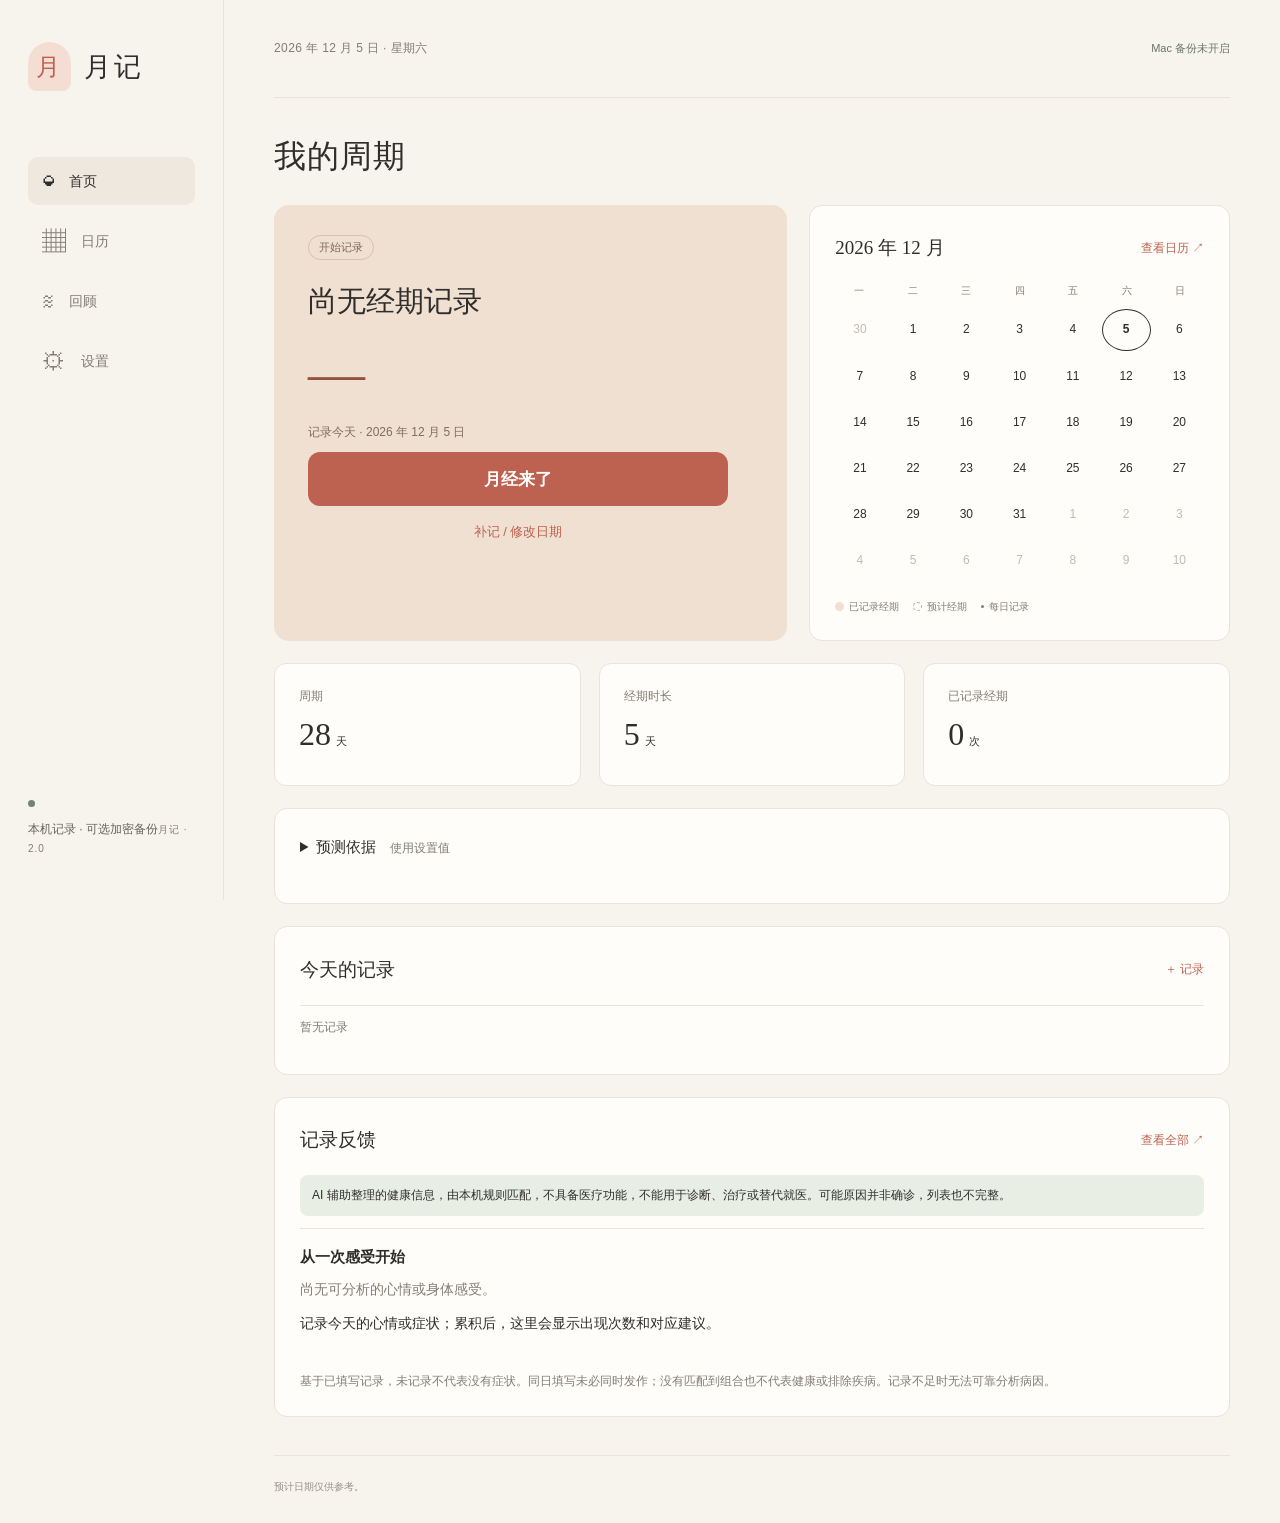
<file: index.html>
<!doctype html>
<html lang="zh-CN"><head><meta charset="utf-8"><meta name="viewport" content="width=device-width,initial-scale=1,viewport-fit=cover"><meta name="theme-color" content="#f7f3ed"><meta name="description" content="月记：记录经期与每日感受，Mac 与 iPhone 可安装的私密本地日记。"><meta name="apple-mobile-web-app-capable" content="yes"><meta name="apple-mobile-web-app-status-bar-style" content="default"><meta name="apple-mobile-web-app-title" content="月记"><link rel="manifest" href="./manifest.webmanifest"><link rel="apple-touch-icon" href="./icons/apple-touch-icon.png"><link rel="icon" href="./icons/icon.svg" type="image/svg+xml"><link rel="stylesheet" href="./style.css"><title>月记 · 与自己的节律相处</title></head>
<body><div class="app-shell"><aside class="sidebar"><a class="brand" href="#home" aria-label="月记首页"><span class="brand-symbol">月</span><span>月记</span></a><nav aria-label="主要导航"><button class="nav-item active" data-page="home"><span>◒</span>首页</button><button class="nav-item" data-page="calendar"><span>▦</span>日历</button><button class="nav-item" data-page="history"><span>≋</span>回顾</button><button class="nav-item" data-page="settings"><span>⚙</span>设置</button></nav><div class="sidebar-bottom"><div class="privacy-dot"></div><strong>记录仅存本机</strong><span class="version">月记 · 2.0</span></div></aside><main><header class="topbar"><div class="mobile-brand">月记</div><p id="today-label"></p><span class="local-badge"><i></i>本地私密记录</span></header><div id="demo-banner" class="demo-banner" hidden>演示模式 · 不影响真实记录<button id="leave-demo">退出演示</button></div><section id="page-home" class="page active" aria-labelledby="home-title"></section><section id="page-calendar" class="page" aria-labelledby="calendar-title"></section><section id="page-history" class="page" aria-labelledby="history-title"></section><section id="page-settings" class="page" aria-labelledby="settings-title"></section><footer>预计日期仅供参考。</footer></main></div><nav class="mobile-nav" aria-label="移动导航"><button class="active" data-page="home"><span>◒</span>首页</button><button data-page="calendar"><span>▦</span>日历</button><button data-page="history"><span>≋</span>回顾</button><button data-page="settings"><span>⚙</span>设置</button></nav><dialog id="period-dialog"><form id="period-form"><div class="dialog-top"><button type="button" class="close-button" data-close aria-label="关闭">×</button></div><h2 id="period-dialog-title">记录经期</h2><input type="hidden" name="recordId"><label>开始日期<input type="date" name="start" required></label><label class="checkbox-label"><input type="checkbox" name="ongoing">还没结束</label><div id="end-date-label" class="form-row"><label>结束日期<input type="date" name="end"></label></div><details class="period-time-details"><summary>具体时间 · 选填</summary><div class="form-row"><label>开始时间<input type="time" name="startTime"></label><label>结束时间<input type="time" name="endTime"></label></div></details><p class="form-error" id="period-error" role="alert"></p><div class="dialog-actions"><button type="button" class="button secondary" data-close>取消</button><button class="button primary" type="submit">保存经期</button></div></form></dialog><dialog id="confirm-dialog"><form method="dialog"><div class="dialog-top"><button class="close-button" value="cancel" aria-label="关闭">×</button></div><h2 id="confirm-title"></h2><p id="confirm-copy" class="muted"></p><div class="dialog-actions"><button class="button secondary" value="cancel">取消</button><button class="button danger" value="ok" id="confirm-ok">确认</button></div></form></dialog><div id="toast" role="status" aria-live="polite"></div><script type="module" src="./app.js"></script></body></html>
</file>
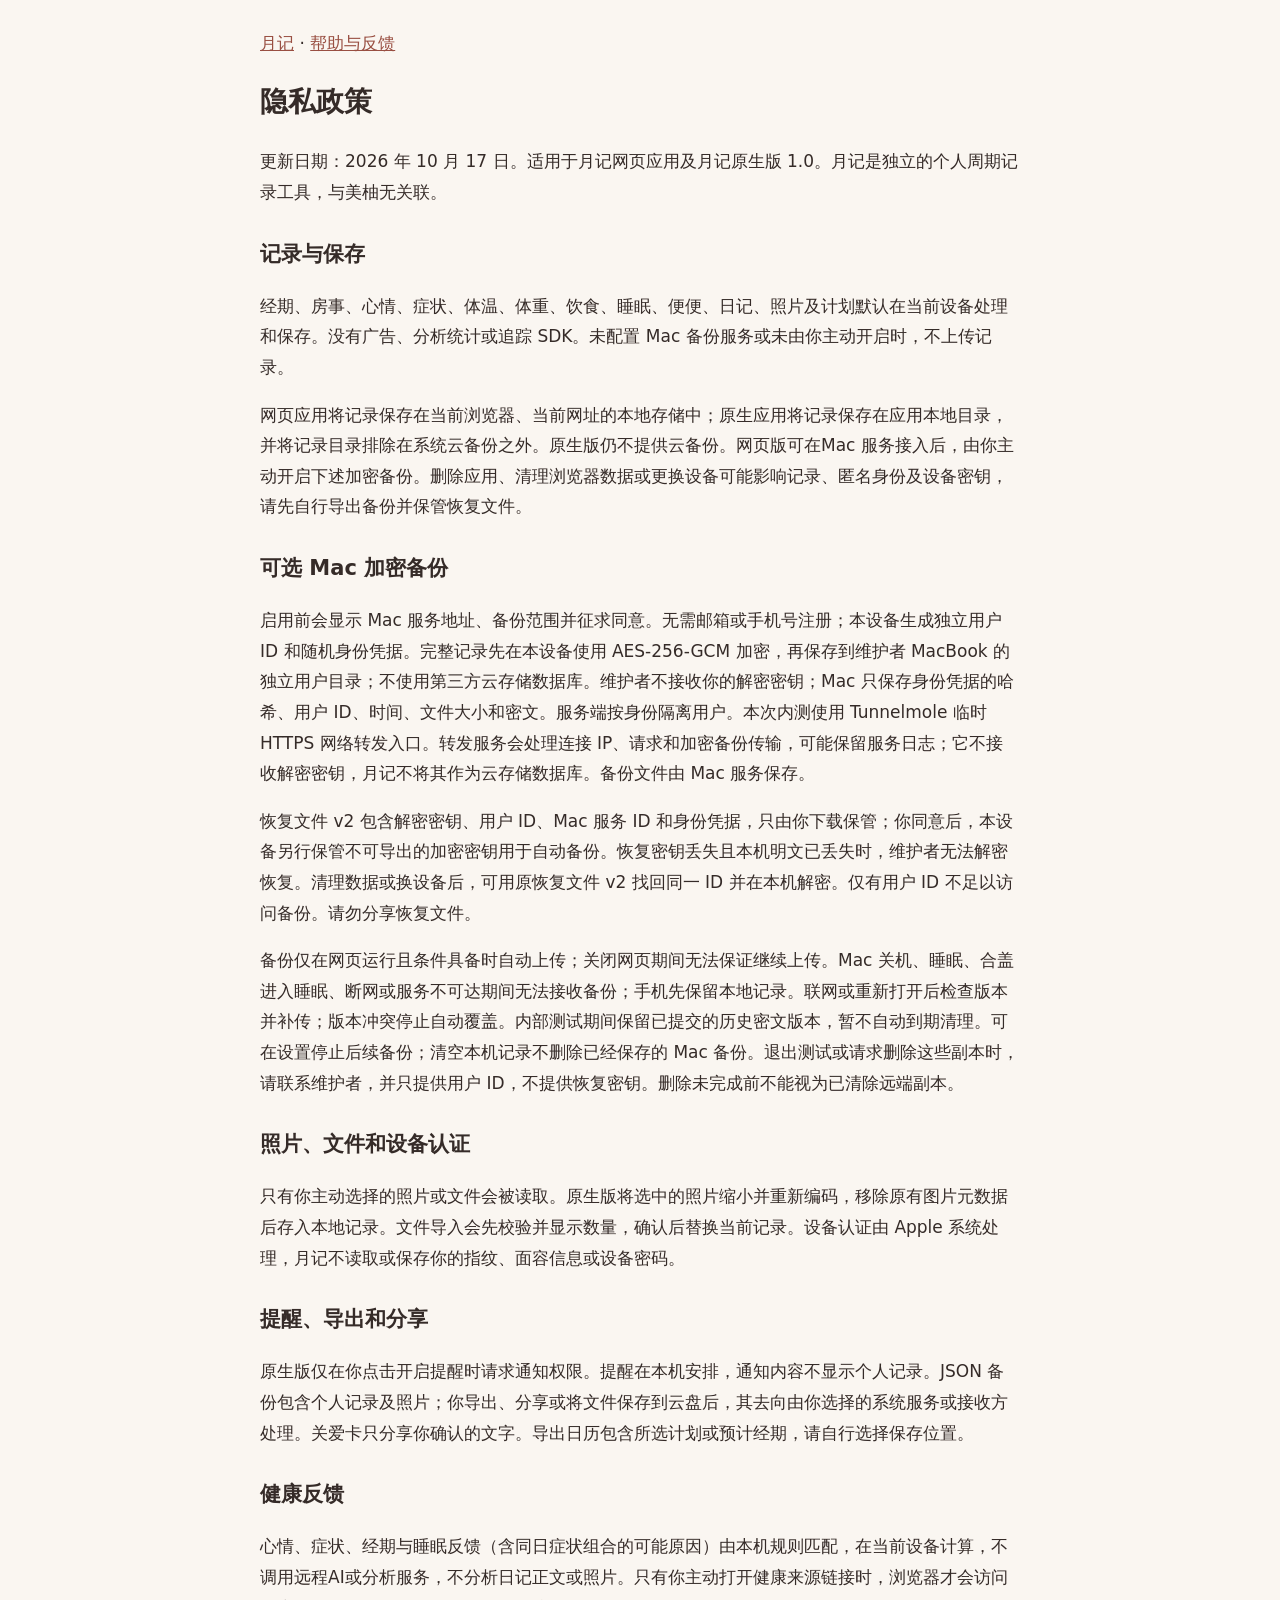
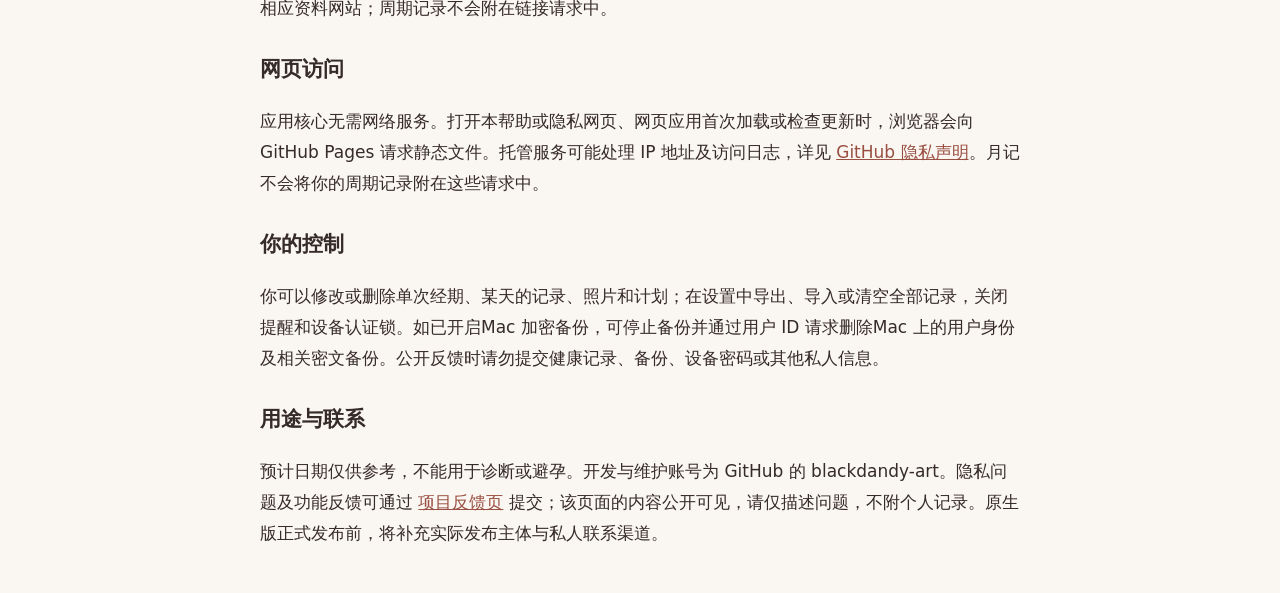
<file: privacy.html>
<!doctype html>
<html lang="zh-CN"><head><meta charset="utf-8"><meta name="viewport" content="width=device-width,initial-scale=1"><meta name="color-scheme" content="light dark"><title>月记 · 隐私政策</title><style>body{font:17px/1.8 system-ui,-apple-system,sans-serif;max-width:760px;margin:auto;padding:28px 22px;color:#352b28;background:#faf6f1}h1{font-size:28px}h2{font-size:21px;margin-top:28px}a{color:#994f42}:focus-visible{outline:3px solid #994f42;outline-offset:4px}@media(prefers-color-scheme:dark){body{color:#eee4df;background:#25201e}a{color:#f2b4a5}}</style></head><body><nav><a href="./">月记</a> · <a href="support.html">帮助与反馈</a></nav><h1>隐私政策</h1><p>更新日期：2026 年 10 月 17 日。适用于月记网页应用及月记原生版 1.0。月记是独立的个人周期记录工具，与美柚无关联。</p><h2>记录与保存</h2><p>经期、房事、心情、症状、体温、体重、饮食、睡眠、便便、日记、照片及计划默认在当前设备处理和保存。没有广告、分析统计或追踪 SDK。未配置 Mac 备份服务或未由你主动开启时，不上传记录。</p><p>网页应用将记录保存在当前浏览器、当前网址的本地存储中；原生应用将记录保存在应用本地目录，并将记录目录排除在系统云备份之外。原生版仍不提供云备份。网页版可在Mac 服务接入后，由你主动开启下述加密备份。删除应用、清理浏览器数据或更换设备可能影响记录、匿名身份及设备密钥，请先自行导出备份并保管恢复文件。</p><h2>可选 Mac 加密备份</h2><p>启用前会显示 Mac 服务地址、备份范围并征求同意。无需邮箱或手机号注册；本设备生成独立用户 ID 和随机身份凭据。完整记录先在本设备使用 AES-256-GCM 加密，再保存到维护者 MacBook 的独立用户目录；不使用第三方云存储数据库。维护者不接收你的解密密钥；Mac 只保存身份凭据的哈希、用户 ID、时间、文件大小和密文。服务端按身份隔离用户。本次内测使用 Tunnelmole 临时 HTTPS 网络转发入口。转发服务会处理连接 IP、请求和加密备份传输，可能保留服务日志；它不接收解密密钥，月记不将其作为云存储数据库。备份文件由 Mac 服务保存。</p><p>恢复文件 v2 包含解密密钥、用户 ID、Mac 服务 ID 和身份凭据，只由你下载保管；你同意后，本设备另行保管不可导出的加密密钥用于自动备份。恢复密钥丢失且本机明文已丢失时，维护者无法解密恢复。清理数据或换设备后，可用原恢复文件 v2 找回同一 ID 并在本机解密。仅有用户 ID 不足以访问备份。请勿分享恢复文件。</p><p>备份仅在网页运行且条件具备时自动上传；关闭网页期间无法保证继续上传。Mac 关机、睡眠、合盖进入睡眠、断网或服务不可达期间无法接收备份；手机先保留本地记录。联网或重新打开后检查版本并补传；版本冲突停止自动覆盖。内部测试期间保留已提交的历史密文版本，暂不自动到期清理。可在设置停止后续备份；清空本机记录不删除已经保存的 Mac 备份。退出测试或请求删除这些副本时，请联系维护者，并只提供用户 ID，不提供恢复密钥。删除未完成前不能视为已清除远端副本。</p><h2>照片、文件和设备认证</h2><p>只有你主动选择的照片或文件会被读取。原生版将选中的照片缩小并重新编码，移除原有图片元数据后存入本地记录。文件导入会先校验并显示数量，确认后替换当前记录。设备认证由 Apple 系统处理，月记不读取或保存你的指纹、面容信息或设备密码。</p><h2>提醒、导出和分享</h2><p>原生版仅在你点击开启提醒时请求通知权限。提醒在本机安排，通知内容不显示个人记录。JSON 备份包含个人记录及照片；你导出、分享或将文件保存到云盘后，其去向由你选择的系统服务或接收方处理。关爱卡只分享你确认的文字。导出日历包含所选计划或预计经期，请自行选择保存位置。</p><h2>健康反馈</h2><p>心情、症状、经期与睡眠反馈（含同日症状组合的可能原因）由本机规则匹配，在当前设备计算，不调用远程AI或分析服务，不分析日记正文或照片。只有你主动打开健康来源链接时，浏览器才会访问相应资料网站；周期记录不会附在链接请求中。</p><h2>网页访问</h2><p>应用核心无需网络服务。打开本帮助或隐私网页、网页应用首次加载或检查更新时，浏览器会向 GitHub Pages 请求静态文件。托管服务可能处理 IP 地址及访问日志，详见 <a href="https://docs.github.com/en/site-policy/privacy-policies/github-general-privacy-statement">GitHub 隐私声明</a>。月记不会将你的周期记录附在这些请求中。</p><h2>你的控制</h2><p>你可以修改或删除单次经期、某天的记录、照片和计划；在设置中导出、导入或清空全部记录，关闭提醒和设备认证锁。如已开启Mac 加密备份，可停止备份并通过用户 ID 请求删除Mac 上的用户身份及相关密文备份。公开反馈时请勿提交健康记录、备份、设备密码或其他私人信息。</p><h2>用途与联系</h2><p>预计日期仅供参考，不能用于诊断或避孕。开发与维护账号为 GitHub 的 blackdandy-art。隐私问题及功能反馈可通过 <a href="https://github.com/blackdandy-art/yueji-pwa/issues">项目反馈页</a> 提交；该页面的内容公开可见，请仅描述问题，不附个人记录。原生版正式发布前，将补充实际发布主体与私人联系渠道。</p></body></html>
</file>
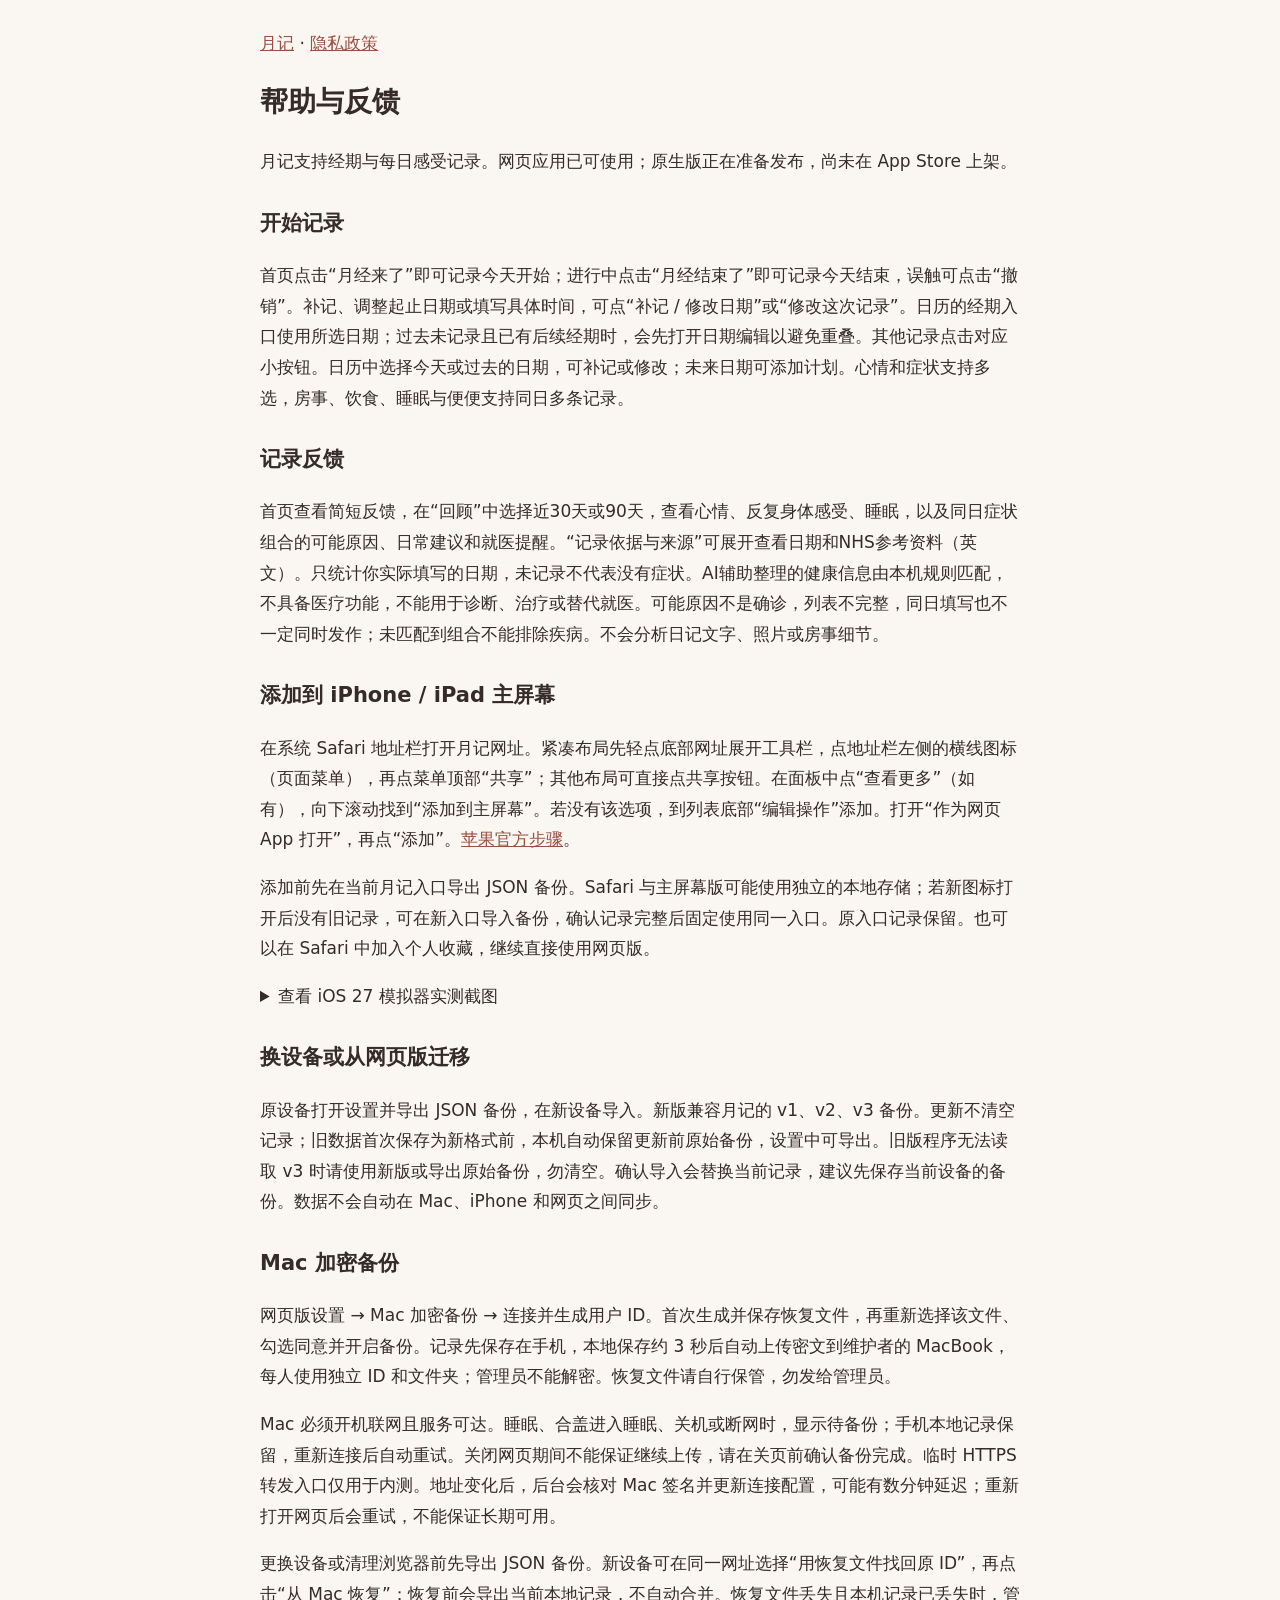
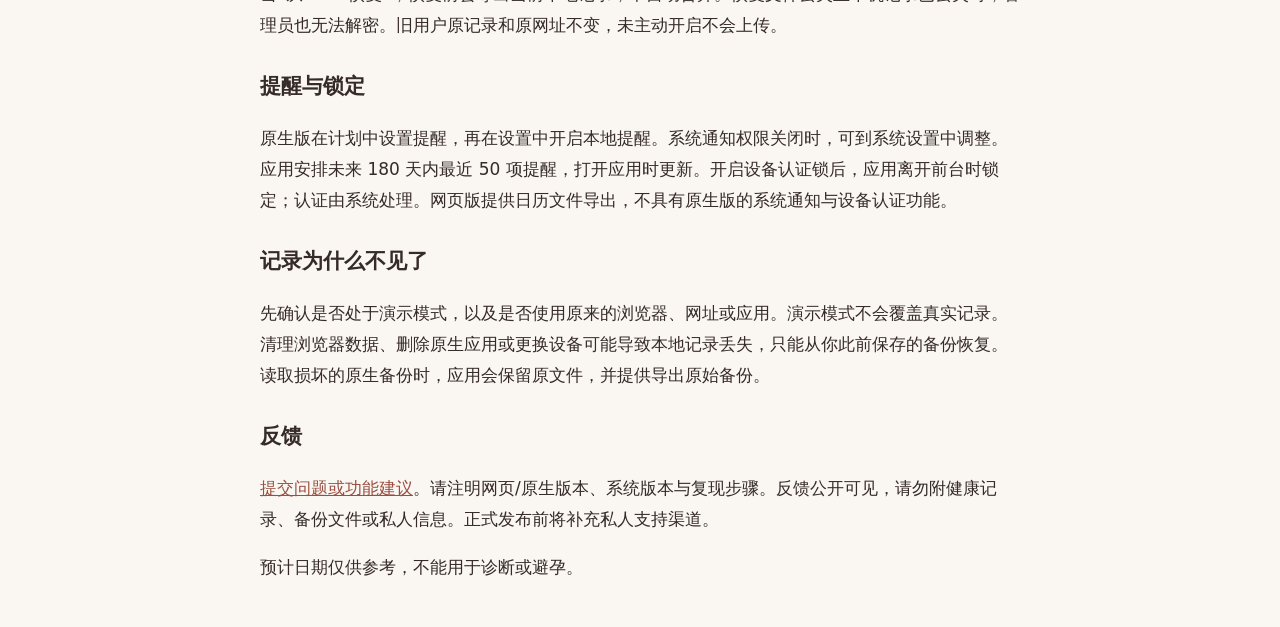
<file: support.html>
<!doctype html>
<html lang="zh-CN"><head><meta charset="utf-8"><meta name="viewport" content="width=device-width,initial-scale=1"><meta name="color-scheme" content="light dark"><title>月记 · 帮助与反馈</title><style>body{font:17px/1.8 system-ui,-apple-system,sans-serif;max-width:760px;margin:auto;padding:28px 22px;color:#352b28;background:#faf6f1}h1{font-size:28px}h2{font-size:21px;margin-top:28px}a{color:#994f42}:focus-visible{outline:3px solid #994f42;outline-offset:4px}@media(prefers-color-scheme:dark){body{color:#eee4df;background:#25201e}a{color:#f2b4a5}}</style></head><body><nav><a href="./">月记</a> · <a href="privacy.html">隐私政策</a></nav><h1>帮助与反馈</h1><p>月记支持经期与每日感受记录。网页应用已可使用；原生版正在准备发布，尚未在 App Store 上架。</p><h2>开始记录</h2><p>首页点击“月经来了”即可记录今天开始；进行中点击“月经结束了”即可记录今天结束，误触可点击“撤销”。补记、调整起止日期或填写具体时间，可点“补记 / 修改日期”或“修改这次记录”。日历的经期入口使用所选日期；过去未记录且已有后续经期时，会先打开日期编辑以避免重叠。其他记录点击对应小按钮。日历中选择今天或过去的日期，可补记或修改；未来日期可添加计划。心情和症状支持多选，房事、饮食、睡眠与便便支持同日多条记录。</p><h2>记录反馈</h2><p>首页查看简短反馈，在“回顾”中选择近30天或90天，查看心情、反复身体感受、睡眠，以及同日症状组合的可能原因、日常建议和就医提醒。“记录依据与来源”可展开查看日期和NHS参考资料（英文）。只统计你实际填写的日期，未记录不代表没有症状。AI辅助整理的健康信息由本机规则匹配，不具备医疗功能，不能用于诊断、治疗或替代就医。可能原因不是确诊，列表不完整，同日填写也不一定同时发作；未匹配到组合不能排除疾病。不会分析日记文字、照片或房事细节。</p><h2 id="iphone-install">添加到 iPhone / iPad 主屏幕</h2><p>在系统 Safari 地址栏打开月记网址。紧凑布局先轻点底部网址展开工具栏，点地址栏左侧的横线图标（页面菜单），再点菜单顶部“共享”；其他布局可直接点共享按钮。在面板中点“查看更多”（如有），向下滚动找到“添加到主屏幕”。若没有该选项，到列表底部“编辑操作”添加。打开“作为网页 App 打开”，再点“添加”。<a href="https://support.apple.com/zh-cn/guide/iphone/iphea86e5236/27/ios/27">苹果官方步骤</a>。</p><p>添加前先在当前月记入口导出 JSON 备份。Safari 与主屏幕版可能使用独立的本地存储；若新图标打开后没有旧记录，可在新入口导入备份，确认记录完整后固定使用同一入口。原入口记录保留。也可以在 Safari 中加入个人收藏，继续直接使用网页版。</p><details><summary>查看 iOS 27 模拟器实测截图</summary><p>① 地址栏左侧横线图标为页面菜单。</p><img src="./help/safari-toolbar.jpg" alt="iOS 27 Safari 工具栏：页面菜单在地址栏左侧" loading="lazy" style="max-width:100%;height:auto"><p>② 打开菜单后，顶部第一项为共享。</p><img src="./help/safari-share.jpg" alt="Safari页面菜单顶部的共享按钮" loading="lazy" style="max-width:100%;height:auto"><p>③ 共享面板点查看更多后，出现添加到主屏幕。</p><img src="./help/safari-actions.jpg" alt="展开共享面板后显示添加到主屏幕" loading="lazy" style="max-width:100%;height:auto"></details><h2>换设备或从网页版迁移</h2><p>原设备打开设置并导出 JSON 备份，在新设备导入。新版兼容月记的 v1、v2、v3 备份。更新不清空记录；旧数据首次保存为新格式前，本机自动保留更新前原始备份，设置中可导出。旧版程序无法读取 v3 时请使用新版或导出原始备份，勿清空。确认导入会替换当前记录，建议先保存当前设备的备份。数据不会自动在 Mac、iPhone 和网页之间同步。</p><h2>Mac 加密备份</h2><p>网页版设置 → Mac 加密备份 → 连接并生成用户 ID。首次生成并保存恢复文件，再重新选择该文件、勾选同意并开启备份。记录先保存在手机，本地保存约 3 秒后自动上传密文到维护者的 MacBook，每人使用独立 ID 和文件夹；管理员不能解密。恢复文件请自行保管，勿发给管理员。</p><p>Mac 必须开机联网且服务可达。睡眠、合盖进入睡眠、关机或断网时，显示待备份；手机本地记录保留，重新连接后自动重试。关闭网页期间不能保证继续上传，请在关页前确认备份完成。临时 HTTPS 转发入口仅用于内测。地址变化后，后台会核对 Mac 签名并更新连接配置，可能有数分钟延迟；重新打开网页后会重试，不能保证长期可用。</p><p>更换设备或清理浏览器前先导出 JSON 备份。新设备可在同一网址选择“用恢复文件找回原 ID”，再点击“从 Mac 恢复”；恢复前会导出当前本地记录，不自动合并。恢复文件丢失且本机记录已丢失时，管理员也无法解密。旧用户原记录和原网址不变，未主动开启不会上传。</p><h2>提醒与锁定</h2><p>原生版在计划中设置提醒，再在设置中开启本地提醒。系统通知权限关闭时，可到系统设置中调整。应用安排未来 180 天内最近 50 项提醒，打开应用时更新。开启设备认证锁后，应用离开前台时锁定；认证由系统处理。网页版提供日历文件导出，不具有原生版的系统通知与设备认证功能。</p><h2>记录为什么不见了</h2><p>先确认是否处于演示模式，以及是否使用原来的浏览器、网址或应用。演示模式不会覆盖真实记录。清理浏览器数据、删除原生应用或更换设备可能导致本地记录丢失，只能从你此前保存的备份恢复。读取损坏的原生备份时，应用会保留原文件，并提供导出原始备份。</p><h2>反馈</h2><p><a href="https://github.com/blackdandy-art/yueji-pwa/issues">提交问题或功能建议</a>。请注明网页/原生版本、系统版本与复现步骤。反馈公开可见，请勿附健康记录、备份文件或私人信息。正式发布前将补充私人支持渠道。</p><p>预计日期仅供参考，不能用于诊断或避孕。</p></body></html>
</file>
<file: style.css>
:root{--paper:#f7f3ed;--card:#fffdf9;--ink:#302e2c;--muted:#827d75;--line:#e9e3d9;--coral:#bd6250;--coral-light:#f4ddd3;--sage:#718572;--sage-light:#e9eee5;--serif:Georgia,"Songti SC","STSong",serif}*{box-sizing:border-box}body{margin:0;color:var(--ink);background:var(--paper);font:15px/1.6 -apple-system,BlinkMacSystemFont,"PingFang SC","Microsoft YaHei",sans-serif}button,input,select,textarea{font:inherit}button,a,input,select,textarea{-webkit-tap-highlight-color:transparent}button{cursor:pointer}button:disabled{cursor:not-allowed;opacity:.45}a{color:inherit}button:focus-visible,a:focus-visible,input:focus-visible,select:focus-visible,textarea:focus-visible{outline:3px solid #718572;outline-offset:4px}button{color:inherit}.app-shell{display:grid;grid-template-columns:224px minmax(0,1fr);max-width:1600px;margin:auto;min-height:100vh}.sidebar{padding:42px 28px;border-right:1px solid var(--line);display:flex;flex-direction:column;position:sticky;top:0;height:100vh}.brand{text-decoration:none;display:flex;align-items:center;gap:13px;font:27px var(--serif);letter-spacing:3px}.brand-symbol{display:grid;place-items:center;background:var(--coral-light);color:var(--coral);width:43px;height:49px;border-radius:22px 22px 9px 9px;font-size:24px}.brand small{display:block;letter-spacing:1.5px;font:7px/2.2 sans-serif;color:var(--muted)}.sidebar nav{margin-top:66px;display:grid;gap:12px}.nav-item{background:none;border:0;border-radius:10px;display:flex;align-items:center;gap:15px;width:100%;text-align:left;padding:12px 14px;color:var(--muted);font-size:14px}.nav-item span{font-size:24px;line-height:1}.nav-item.active{background:#eee8df;color:var(--ink)}.sidebar-bottom{margin-top:auto;font-size:12px;color:var(--muted)}.sidebar-bottom strong{font-weight:500;color:#64665c}.privacy-dot{width:7px;height:7px;background:var(--sage);border-radius:50%;margin-bottom:13px}.sidebar-bottom p{margin:7px 0 28px}.version{font-size:10px;letter-spacing:1px}main{padding:0 50px;min-width:0}.topbar{height:98px;border-bottom:1px solid var(--line);display:flex;align-items:center;justify-content:space-between}.topbar p{font-size:12px;letter-spacing:.4px;color:var(--muted)}.local-badge{font-size:11px;color:#697865;display:flex;align-items:center;gap:7px}.local-badge i{width:5px;height:5px;border-radius:50%;background:var(--sage)}.mobile-brand{display:none}.page{display:none;padding-top:36px}.page.active{display:block}.page-heading{display:flex;justify-content:space-between;align-items:center;gap:20px;margin-bottom:26px}.eyebrow{font:9px/1.5 sans-serif;letter-spacing:2.2px;color:var(--muted);margin:0 0 8px}.page-heading h1{font:32px/1.4 var(--serif);margin:0;letter-spacing:1px}.page-heading .intro{color:var(--muted);font-size:13px;margin:8px 0 0}.button{display:inline-flex;align-items:center;justify-content:center;gap:8px;min-height:43px;padding:10px 20px;border:1px solid transparent;border-radius:7px;font-size:13px;text-decoration:none}.button.primary{background:var(--coral);color:white}.button.secondary{background:transparent;border-color:#dcd4c8}.button.danger{background:#a74e42;color:white}.text-button{border:0;background:none;color:var(--coral);font-size:12px;padding:8px 0}.dashboard-grid{display:grid;grid-template-columns:minmax(0,1.22fr) minmax(290px,1fr);gap:22px}.hero-card{background:#efe0d2;border-radius:15px;min-height:322px;padding:30px 34px;position:relative;overflow:hidden}.hero-card .eyebrow{color:#866655}.hero-top{display:flex;justify-content:space-between;align-items:center}.hero-tag{font-size:11px;border:1px solid #d7c1af;border-radius:30px;padding:3px 10px;color:#816656}.hero-title{font:29px/1.45 var(--serif);margin:20px 0 5px;max-width:70%;position:relative;z-index:1}.hero-card .hero-subtitle{font-size:12px;color:#806d5e;max-width:64%;position:relative;z-index:1}.hero-number{font:57px/1.1 var(--serif);margin:20px 0 4px;color:#91533e;position:relative;z-index:1}.hero-number small{font:13px sans-serif;margin-left:10px;color:#806d5e}.hero-date{font-size:11px;color:#806d5e;position:relative;z-index:1}.orbit-art{position:absolute;right:-30px;bottom:-34px;width:224px;height:250px;transform:rotate(-20deg);opacity:.77}.orbit-art:before,.orbit-art:after{content:"";position:absolute;border:1px solid #b89071;border-radius:50%;width:160px;height:225px;right:30px;bottom:15px}.orbit-art:after{width:90px;right:65px}.orbit-moon{position:absolute;width:74px;height:74px;border-radius:50%;background:#c58263;bottom:91px;right:73px;box-shadow:inset 18px 0 #e8cbb7}.hero-actions{margin-top:19px;position:relative;z-index:1;display:flex;gap:10px;flex-wrap:wrap}.hero-actions .button{font-size:12px;min-height:38px;padding:8px 14px}.card{background:var(--card);border:1px solid var(--line);border-radius:13px;padding:25px}.card-heading{display:flex;justify-content:space-between;align-items:center;margin-bottom:17px}.card-heading h2{font:19px var(--serif);margin:0}.card-heading span{font-size:10px;color:var(--muted)}.mini-calendar .calendar-grid{gap:4px}.calendar-weekdays,.calendar-grid{display:grid;grid-template-columns:repeat(7,minmax(0,1fr));text-align:center;gap:6px}.calendar-weekdays{font-size:10px;color:var(--muted);margin-bottom:10px}.calendar-day{aspect-ratio:1.17;border:0;border-radius:50%;background:transparent;position:relative;font-size:12px;min-width:0;padding:0;display:grid;place-items:center}.calendar-day.other{color:#c2bbb1}.calendar-day.actual{background:var(--coral-light);color:#9b4c3e}.calendar-day.predicted{border:1px dashed #ce9d8c;background:#fbf2e9;color:#916455}.calendar-day.today{font-weight:700;box-shadow:inset 0 0 0 1px var(--ink)}.calendar-day.selected{background:var(--ink);color:#fff;border-color:var(--ink)}.calendar-day.logged:after{content:"";position:absolute;bottom:3px;width:3px;height:3px;background:currentColor;border-radius:50%}.legend{display:flex;gap:14px;flex-wrap:wrap;font-size:10px;color:var(--muted);margin-top:17px}.legend span{display:flex;align-items:center;gap:5px}.legend i{width:9px;height:9px;border-radius:50%;background:var(--coral-light)}.legend i.predicted{background:none;border:1px dashed #ce9d8c}.legend i.log-dot{width:3px;height:3px;background:var(--sage)}.stats-row{display:grid;grid-template-columns:repeat(3,1fr);gap:18px;margin-top:22px}.stat-card{padding:23px 24px;background:var(--card);border:1px solid var(--line);border-radius:12px}.stat-label{font-size:12px;color:var(--muted)}.stat-number{font:32px/1.3 var(--serif);margin:8px 0 7px}.stat-number small{font:11px sans-serif;margin-left:5px}.stat-description{font-size:10px;color:var(--muted)}.home-bottom{display:grid;grid-template-columns:1.2fr 1fr;gap:22px;margin-top:22px}.gentle-card{background:var(--sage-light);padding:26px;border-radius:12px;display:flex;gap:17px;align-items:flex-start}.gentle-art{font:43px/1 var(--serif);color:#849278}.gentle-card h2{font:18px var(--serif);margin:0 0 9px}.gentle-card p{font-size:12px;color:#697365;margin:0}.today-note{border-top:1px solid var(--line);margin-top:13px;padding-top:12px;color:var(--muted);font-size:12px;white-space:pre-wrap;overflow-wrap:anywhere}.quick-log{display:flex;gap:8px;flex-wrap:wrap}.quick-log button{border:1px solid var(--line);border-radius:30px;background:white;padding:6px 12px;font-size:12px}.calendar-layout{display:grid;grid-template-columns:1.3fr 1fr;gap:22px}.calendar-full .calendar-day{aspect-ratio:1.2;font-size:14px}.month-controls{display:flex;align-items:center;gap:12px}.icon-button{border:1px solid var(--line);background:none;border-radius:6px;min-width:33px;height:33px;font-size:19px}.date-title{font:24px var(--serif);margin:0 0 7px}label{display:block;font-size:12px;margin-top:19px;color:#68645f}input,select,textarea{display:block;width:100%;margin-top:7px;border:1px solid #dcd5ca;background:#fffdf9;border-radius:6px;padding:10px 11px;min-height:42px;color:var(--ink)}textarea{resize:vertical;min-height:100px}.checkbox-label{display:flex;align-items:center;gap:9px}.checkbox-label input{width:17px;height:17px;min-height:0;margin:0;accent-color:var(--coral)}.range-label{display:flex;justify-content:space-between}.chips{display:flex;flex-wrap:wrap;gap:7px;margin-top:8px}.chip{border:1px solid var(--line);background:none;border-radius:25px;padding:7px 12px;font-size:11px}.chip.selected{background:var(--sage-light);border-color:#a9b6a2;color:#52664e}.form-error{font-size:12px;color:#a84e40;min-height:19px}.log-bottom{display:flex;justify-content:space-between;align-items:center;margin-top:20px;gap:8px}.muted{color:var(--muted);font-size:13px}.history-list{margin-top:22px;display:grid;gap:12px}.history-row{display:grid;grid-template-columns:40px 1fr 110px 100px;align-items:center;gap:16px;background:var(--card);border:1px solid var(--line);border-radius:10px;padding:18px 22px}.history-icon{width:33px;height:33px;display:grid;place-items:center;background:var(--coral-light);color:var(--coral);border-radius:50%;font-size:15px}.history-date{font-size:14px}.history-sub{font-size:11px;color:var(--muted);margin-top:4px}.history-duration{font:23px var(--serif)}.history-duration small{font:10px sans-serif;color:var(--muted)}.history-actions{display:flex;gap:13px}.history-actions button{padding:8px 0;border:0;background:none;font-size:11px;color:var(--muted)}.chart{height:142px;display:flex;align-items:flex-end;gap:15px;padding-top:20px;margin:15px 0 30px}.chart-column{flex:1;display:flex;flex-direction:column;align-items:center;justify-content:flex-end;height:100%;gap:7px;font-size:10px;color:var(--muted)}.chart-bar{width:100%;max-width:60px;background:#d5dfcf;border-radius:5px 5px 0 0;min-height:7px}.explanation{font-size:12px;color:var(--muted);line-height:1.9}.empty-panel{text-align:center;padding:45px 25px;border:1px dashed #dcd3c5;border-radius:13px;margin-top:22px}.empty-panel h2{font:22px var(--serif);margin:13px 0}.empty-panel p{font-size:13px;color:var(--muted)}.empty-art{width:54px;height:64px;margin:auto;border-radius:28px 28px 9px 9px;background:var(--coral-light);font:32px/64px var(--serif);color:var(--coral)}.settings-grid{display:grid;grid-template-columns:1fr 1fr;gap:22px}.settings-card h2{font:20px var(--serif);margin:0 0 8px}.settings-card p{font-size:12px;color:var(--muted)}.form-row{display:grid;grid-template-columns:1fr 1fr;gap:15px}.action-row{display:flex;gap:10px;flex-wrap:wrap;margin-top:20px}.install-steps{font-size:12px;color:var(--muted);padding-left:18px;line-height:2}.privacy-copy{font-size:12px;line-height:1.9;color:var(--muted)}.danger-section{border-color:#e9ccc3}.danger-section h2{color:#994e41}.small-label{font-size:10px;letter-spacing:1px;color:var(--muted)}footer{border-top:1px solid var(--line);display:flex;justify-content:space-between;gap:16px;margin-top:38px;padding:23px 0 28px;font-size:10px;color:#989187}.mobile-nav{display:none}dialog{border:1px solid var(--line);background:var(--card);border-radius:16px;padding:28px;width:450px;max-width:calc(100% - 32px);color:var(--ink)}dialog::backdrop{background:#302e2c60;backdrop-filter:blur(3px)}dialog h2{font:27px var(--serif);margin:7px 0 10px}.dialog-top{display:flex;justify-content:space-between;align-items:center}.close-button{border:0;background:none;font-size:27px;line-height:1;min-width:32px;min-height:32px;color:var(--muted)}.dialog-actions{display:flex;justify-content:flex-end;gap:10px;margin-top:24px}.demo-banner{background:#f2dfb8;border-radius:8px;padding:11px 15px;margin-top:20px;font-size:12px}.demo-banner button{float:right;border:0;background:none;text-decoration:underline;font-size:11px}#toast{position:fixed;bottom:35px;left:50%;transform:translateX(-50%) translateY(20px);background:var(--ink);color:white;padding:12px 23px;border-radius:8px;font-size:13px;opacity:0;pointer-events:none;transition:.2s;z-index:10;max-width:90vw;text-align:center}#toast.show{opacity:1;transform:translateX(-50%) translateY(0)}input[type=range]{padding:0;background:none;border:none;accent-color:var(--coral)}[hidden]{display:none!important}.offline-note{font-size:11px;color:var(--sage);margin-top:15px}.onboarding-hint{font-size:11px;color:var(--muted);margin:13px 0 0}.backup-input{display:none}.value-row{display:flex;gap:8px;font-size:11px;color:var(--muted);margin-top:9px}.value-pill{background:#f3ede3;border-radius:20px;padding:4px 9px}
@media(min-width:1400px){main{padding:0 70px}.hero-card{min-height:344px}.calendar-day{aspect-ratio:1.3}}@media(max-width:1100px){.app-shell{grid-template-columns:190px 1fr}.sidebar{padding:35px 20px}main{padding:0 28px}.hero-card{padding:26px 25px}.hero-title{font-size:25px}.dashboard-grid{grid-template-columns:1.15fr 1fr;gap:16px}.stats-row{gap:14px}.stat-card{padding:20px}.home-bottom{gap:16px}.calendar-layout{grid-template-columns:1.15fr 1fr}}@media(max-width:850px){.app-shell{grid-template-columns:1fr}.sidebar{display:none}main{padding:0 24px}.topbar{height:83px}.mobile-brand{display:block;font:23px var(--serif);letter-spacing:2px}.mobile-brand span{display:block;font:7px sans-serif;letter-spacing:1.3px;color:var(--muted);margin-top:4px}.topbar p{margin-left:auto;margin-right:20px}.page{padding-top:26px}.page-heading h1{font-size:28px}.mobile-nav{display:flex;position:fixed;bottom:0;left:0;right:0;background:#fffdf9f5;border-top:1px solid var(--line);padding:9px 12px max(10px,env(safe-area-inset-bottom));z-index:5;backdrop-filter:blur(12px)}.mobile-nav button{border:0;background:none;color:var(--muted);display:flex;flex:1;flex-direction:column;align-items:center;font-size:10px;gap:2px;min-height:44px}.mobile-nav button span{font-size:23px;line-height:1.2}.mobile-nav button.active{color:var(--coral)}footer{padding-bottom:105px}.settings-grid{gap:16px}#toast{bottom:100px}}@media(max-width:620px){main{padding:0 18px}.topbar{height:75px}.topbar p{font-size:10px;margin-right:0}.local-badge{display:none}.page-heading{margin-bottom:23px;align-items:flex-start}.page-heading h1{font-size:27px}.page-heading .intro{font-size:11px}.page-heading>.button{min-height:37px;font-size:11px;padding:8px 11px;margin-top:6px}.dashboard-grid,.home-bottom,.calendar-layout,.settings-grid{grid-template-columns:1fr}.hero-card{min-height:280px;padding:25px}.hero-title{font-size:28px;max-width:73%;margin-top:19px}.hero-number{font-size:52px}.orbit-art{right:-40px;bottom:-46px}.mini-calendar{padding:22px}.mini-calendar .calendar-day{aspect-ratio:1.45}.stats-row{gap:8px;margin-top:16px}.stat-card{padding:16px 13px}.stat-label{font-size:10px}.stat-number{font-size:27px}.stat-description{font-size:9px;line-height:1.6}.home-bottom{margin-top:16px;gap:16px}.card{padding:22px}.calendar-full .calendar-day{aspect-ratio:1.18}.history-row{grid-template-columns:31px 1fr 53px;gap:10px;padding:15px}.history-date{font-size:12px}.history-actions{grid-column:2/4;justify-content:flex-end;border-top:1px solid var(--line);padding-top:4px}.history-duration{font-size:20px}.history-sub{font-size:10px}.chart{gap:9px}.page-heading .intro br{display:none}footer{display:block;font-size:9px;margin-top:27px}footer span{display:block;margin-top:5px}.dialog-actions .button{flex:1}.demo-banner{font-size:10px;padding:10px}.demo-banner button{font-size:10px}.gentle-card{padding:22px}.hero-card .hero-subtitle{max-width:68%}.form-row{gap:10px}}@media(prefers-reduced-motion:reduce){*{scroll-behavior:auto!important;transition:none!important}}
/* Daily records: compact entry points with a focused editor for each category. */
.daily-top{margin-bottom:20px}.daily-top p{margin-bottom:8px}.record-tiles{display:grid;grid-template-columns:1fr 1fr;gap:9px}.record-tile{display:flex;align-items:center;gap:10px;text-align:left;min-width:0;min-height:79px;padding:12px;border:1px solid var(--line);border-radius:12px;background:transparent;color:var(--ink)}.record-tile:hover{background:#f4eee6;border-color:#d6b1a4}.record-tile.has-record{background:#f7eee6}.record-tile>span:nth-child(2){min-width:0;flex:1}.record-tile strong{display:block;font-size:13px;font-weight:600}.record-tile small{display:block;font-size:11px;color:var(--muted);margin-top:5px;line-height:1.6;overflow:hidden;text-overflow:ellipsis;white-space:nowrap}.record-icon{font-size:24px;color:#ac6b59;flex-shrink:0;width:26px;text-align:center}.tile-arrow{color:#b6a89a}.daily-record-card{min-width:0}.record-dialog{padding:0;width:670px;max-height:calc(100dvh - 36px);overflow:hidden}.record-dialog form{display:flex;flex-direction:column;max-height:calc(100dvh - 38px)}.record-dialog-head{display:flex;align-items:flex-start;justify-content:space-between;padding:25px 28px 18px;flex-shrink:0;border-bottom:1px solid var(--line)}.record-dialog-head h2{margin:4px 0 0;font-size:24px}.record-dialog-body{overflow:auto;overscroll-behavior:contain;padding:22px 28px;min-height:0}.record-dialog-foot{padding:12px 28px 20px;background:var(--card);border-top:1px solid var(--line);flex-shrink:0}.record-dialog-foot .dialog-actions{margin-top:10px}.record-dialog-foot .form-error{margin:0;line-height:1.5}.record-dialog-body label{margin-top:8px}.choice-grid{display:flex;flex-wrap:wrap;gap:8px}.choice-chip{display:inline-flex;position:relative;gap:7px;align-items:center;border:1px solid var(--line);padding:9px 12px;border-radius:10px;cursor:pointer;font-size:13px;background:#fffdf9;margin:0!important}.choice-chip:has(input:checked){background:#f3dcd0;border-color:#c78b76;color:#814b3c}.choice-chip:has(input:focus-visible){outline:2px solid #9a6552;outline-offset:2px}.choice-chip input{width:14px;height:14px;margin:0;accent-color:#ae725e}.choice-chip[hidden]{display:none}.mood-grid{display:grid;grid-template-columns:repeat(4,1fr);gap:9px}.emoji-choice{display:flex;flex-direction:column;text-align:center;padding:13px 5px;gap:5px;min-height:88px}.emoji-choice input{position:absolute;right:6px;top:6px}.choice-emoji{font-size:28px;line-height:1.35}.symptom-group{padding:13px 0;border-bottom:1px solid var(--line)}.symptom-group summary{cursor:pointer;font-size:14px;font-weight:600;margin-bottom:12px}.symptom-group h3{font-size:14px;margin:4px 0 12px}.custom-add{display:flex;gap:9px;margin-top:14px}.custom-add input{flex:1;min-width:0}.custom-add .button{flex-shrink:0}.record-row{position:relative;border:1px solid var(--line);padding:13px 16px 18px;border-radius:12px;margin:12px 0 18px;min-width:0}.record-row legend{font-size:13px;color:#a16b59;padding:0 7px}.row-remove{position:absolute;right:12px;top:-14px;background:var(--card);border:0;padding:3px 8px;color:#996556;font-size:12px}.record-row input,.record-row select{min-width:0;max-width:100%}.record-empty{padding:27px 15px;margin-bottom:18px;text-align:center;color:var(--muted);border:1px dashed var(--line);border-radius:12px;font-size:13px}.diary-photos{display:grid;grid-template-columns:repeat(3,1fr);gap:12px}.photo-card{min-width:0}.photo-card img{width:100%;aspect-ratio:1;object-fit:cover;border-radius:10px}.photo-card button{font-size:11px}.photo-picker input{margin-top:8px;font-size:12px}.daily-history{margin-top:22px}.record-patterns{display:grid;grid-template-columns:1fr 1fr;gap:25px;margin-bottom:18px}.record-patterns h3{font-size:13px;font-weight:600;color:var(--muted)}.record-patterns .value-pill{font-size:12px;padding:6px 9px}.daily-history-row{padding:19px 0;border-top:1px solid var(--line)}.daily-history-row p{font-size:13px;line-height:1.9;overflow-wrap:anywhere;color:var(--muted);margin:9px 0}.daily-history-row .journal-excerpt{white-space:pre-wrap;color:var(--ink)}.history-photos{display:flex;gap:10px}.history-photos img{width:70px;height:70px;object-fit:cover;border-radius:8px}.record-dialog textarea{min-height:100px}.record-dialog input[type=range]{width:100%}.record-dialog .small-label{letter-spacing:0;font-size:11px;line-height:1.8}.record-dialog-body input[type=search]{margin-bottom:6px}.record-dialog button:disabled{opacity:.55;cursor:wait}
@media(min-width:851px){.calendar-full{align-self:start;position:sticky;top:20px}}
@media(max-width:500px){.record-dialog{max-width:calc(100% - 16px);max-height:calc(100dvh - 16px);border-radius:15px}.record-dialog form{max-height:calc(100dvh - 18px)}.record-dialog-head{padding:19px 18px 15px}.record-dialog-body{padding:18px}.record-dialog-foot{padding:10px 18px 16px}.mood-grid{grid-template-columns:repeat(4,1fr);gap:6px}.emoji-choice{font-size:12px;padding:14px 2px 9px}.choice-emoji{font-size:25px}.record-tiles{gap:8px}.record-tile{padding:11px 8px;gap:6px}.record-icon{font-size:21px;width:24px}.record-tile strong{font-size:12px}.record-tile small{font-size:10px}.record-patterns{grid-template-columns:1fr;gap:10px}.record-row .form-row{grid-template-columns:1fr}.custom-add .button{padding:10px 12px}}
/* Native motion and complete states, following frontend-animation-patterns. */
.record-tile,.choice-chip{transition:background-color 160ms ease,border-color 160ms ease,transform 160ms ease}.record-tile:active{transform:translateY(1px)}.record-tile:focus-visible{outline:3px solid var(--sage);outline-offset:3px}.record-dialog[open]{animation:journal-enter 180ms ease-out}.record-dialog.closing{animation:journal-exit 120ms ease-in forwards;pointer-events:none}.record-dialog[open]::backdrop{animation:backdrop-enter 180ms ease-out}.record-dialog input:invalid:not(:placeholder-shown):not([type=date]):not([type=time]):not([type=datetime-local]){border-color:#b56652}.record-dialog input,.record-dialog select,.record-dialog textarea{font-size:16px}.record-dialog input:focus-visible,.record-dialog select:focus-visible,.record-dialog textarea:focus-visible{outline:2px solid var(--sage);outline-offset:2px}.record-dialog-head h2{letter-spacing:.02em}.record-dialog-body>.muted{margin-top:0}.record-dialog-foot #record-processing:empty{display:none}.day-plans{margin-top:22px;padding-top:18px;border-top:1px solid var(--line)}.day-plans h3{font-size:14px;margin:0}.day-plan-row{display:flex;justify-content:space-between;gap:16px;align-items:center;padding:14px 0;border-top:1px solid var(--line)}.day-plan-row strong{font-size:13px;font-weight:500;overflow-wrap:anywhere}.day-plan-row small{display:block;font-size:11px;color:var(--muted);margin-top:5px}.plan-actions{display:flex;gap:10px;flex-shrink:0}.day-plan-row>div:first-child{min-width:0}
@keyframes journal-enter{from{opacity:0;transform:translateY(4px)}to{opacity:1;transform:translateY(0)}}@keyframes journal-exit{from{opacity:1;transform:translateY(0)}to{opacity:0;transform:translateY(3px)}}@keyframes backdrop-enter{from{opacity:0}to{opacity:1}}
@media(hover:hover) and (pointer:fine){.record-tile:hover{transform:translateY(-2px)}}
@media(max-width:500px){.plan-actions{gap:7px;flex-wrap:wrap;justify-content:flex-end;max-width:125px}.plan-actions button{font-size:11px}.record-dialog-foot .dialog-actions{gap:10px}}
@media(prefers-reduced-motion:reduce){.record-dialog[open],.record-dialog.closing,.record-dialog[open]::backdrop{animation:none!important}.record-tile,.choice-chip{transition:none!important;transform:none!important}}
.today-record{margin-top:22px}.page-heading h1{margin-top:0}.hero-card .hero-top{min-height:20px}.calendar-day.planned{box-shadow:inset 0 -2px var(--sage)}.record-tiles{gap:8px}.record-tile{min-height:70px}.record-tile strong{font-size:14px}.record-tile small{font-size:12px}.daily-record-card .date-title{margin-bottom:18px}.record-dialog-body>p.muted:empty{display:none}.record-dialog input[type=number]{appearance:textfield}.record-dialog input[type=number]::-webkit-inner-spin-button{opacity:1}.day-plans .small-label{font-size:12px;letter-spacing:0}.record-dialog .form-row label{min-width:0}.record-dialog .record-row .form-row{align-items:start}
#period-dialog{max-height:calc(100dvh - 24px);overflow:auto}#period-dialog .form-row{grid-template-columns:repeat(2,minmax(0,1fr))}#period-dialog input{font-size:16px;min-width:0;width:100%}#period-dialog input[type=checkbox]{width:auto}
/* Local record feedback: restrained Card + native disclosure, no added motion. */
/* Safari date/time controls have an intrinsic width that must fit the form column. */
input[type=date],input[type=time],input[type=datetime-local]{min-width:0;max-width:100%;appearance:none;-webkit-appearance:none}
input::-webkit-date-and-time-value{min-height:1.5em}
#period-dialog label{min-width:0}
@media(max-width:850px){input,select,textarea{font-size:16px}}
.feedback-panel{margin:22px 0}.feedback-panel .card-heading{gap:12px;flex-wrap:wrap}.feedback-item{padding:16px 0;border-top:1px solid var(--line);overflow-wrap:anywhere}.feedback-item-heading{display:flex;align-items:baseline;justify-content:space-between;gap:12px}.feedback-item h3{font-size:15px;margin:0}.feedback-item p{font-size:14px;margin:8px 0;line-height:1.8}.feedback-observation,.feedback-range-copy{color:var(--muted)}.feedback-medical{border-left:3px solid var(--coral);padding-left:14px;margin-top:12px}.feedback-label{font-size:11px;color:var(--coral);flex-shrink:0}.feedback-limitation{font-size:12px;color:var(--muted);margin:12px 0 0}.feedback-counts{display:flex;flex-wrap:wrap;gap:8px;font-size:12px;margin-bottom:12px}.feedback-counts span{background:var(--sage-light);padding:4px 9px;border-radius:8px}.feedback-range{display:flex;gap:8px}.feedback-range button{padding:7px 12px;min-height:44px}.feedback-range button[aria-pressed=true]{background:var(--sage-light);border-color:var(--sage)}.feedback-details{font-size:12px;margin-top:12px}.feedback-details summary{cursor:pointer;padding:8px 0;min-height:40px}.feedback-details summary:focus-visible{outline:3px solid var(--sage);outline-offset:3px}.feedback-details a{display:block;padding:7px 0;color:var(--coral)}.feedback-evidence{display:flex;flex-wrap:wrap;gap:4px 14px;max-height:180px;overflow:auto}.feedback-evidence button{font-size:12px;min-height:40px}.feedback-range-copy{font-size:12px;margin-top:0}@media(max-width:500px){.feedback-panel{padding:20px}.feedback-item-heading{align-items:start}.feedback-range{width:100%}.feedback-range button{flex:1}.feedback-item p{font-size:14px}}

.feedback-disclaimer{font-size:12px;color:var(--ink);padding:10px 12px;background:var(--sage-light);border-radius:8px;line-height:1.8;overflow-wrap:anywhere}.feedback-causes{margin:12px 0}.feedback-item .feedback-cause-label{font-size:12px;color:var(--muted)}

/* Core period action: one large action, date editing is secondary. */
.period-quick{position:relative;z-index:1;margin-top:18px}.period-quick h3{font-size:16px;margin:0 0 8px}.period-quick-date{font-size:12px;color:var(--muted);margin:0 0 10px}.period-quick-button{width:100%;min-height:54px;border-radius:12px;font-size:17px;font-weight:600}.period-edit-button{display:block;min-height:44px;margin:4px auto 0;font-size:13px}.period-result{display:flex;flex-wrap:wrap;align-items:center;justify-content:space-between;gap:8px;font-size:12px;color:var(--ink)}.period-result button{min-height:40px;min-width:44px}.period-quick-card{padding:14px 16px;background:var(--coral-light);border-radius:12px;margin-bottom:20px}.period-quick-card .period-quick{margin:0}.hero-card .period-quick-date{color:#806d5e}.hero-card .period-quick-button{max-width:420px}.hero-card .period-edit-button{margin-left:0;max-width:420px;width:100%;text-align:center}.hero-card .period-result{max-width:420px}.hero-card{padding-bottom:20px}.period-time-details{margin-top:18px;font-size:13px}.period-time-details summary{min-height:44px;padding:10px 0;cursor:pointer}.period-time-details summary:focus-visible{outline:3px solid var(--sage);outline-offset:3px}#period-dialog #end-date-label{grid-template-columns:1fr}

/* Prediction sources remain secondary to the period recording action. */
.prediction-panel{margin-top:22px}.prediction-panel summary{cursor:pointer;min-height:44px;line-height:1.7;font-size:15px;font-weight:500}.prediction-panel summary>span{font-size:12px;font-weight:400;color:var(--muted);margin-left:14px;display:inline-block}.prediction-panel summary:focus-visible,.prediction-help summary:focus-visible{outline:3px solid var(--sage);outline-offset:4px}.prediction-body{padding-top:12px;overflow-wrap:anywhere}.prediction-body p{font-size:13px;line-height:1.8;margin:10px 0}.prediction-body .prediction-date{font-size:15px}.prediction-body dl{margin:14px 0}.prediction-body dl>div{display:grid;grid-template-columns:80px minmax(0,1fr);gap:12px;margin:8px 0;font-size:13px}.prediction-body dt{color:var(--muted)}.prediction-body dd{margin:0}.prediction-notice{padding:12px;background:var(--sage-light);border-radius:8px}.prediction-help{font-size:12px;line-height:1.8;margin-top:18px}.prediction-help summary{min-height:44px;cursor:pointer;padding:10px 0}#settings-form>label{margin-top:16px}#settings-form select{width:100%;min-height:44px;padding:10px 12px;border:1px solid #ddd7cc;border-radius:8px;background:var(--card);color:var(--ink)}#settings-form .settings-check{display:flex;align-items:center;gap:10px;min-height:44px;cursor:pointer}#settings-form .settings-check input{width:20px;min-height:20px;height:20px;flex-shrink:0;accent-color:var(--coral)}#luteal-setting[hidden]{display:none}@media(max-width:500px){.prediction-panel{padding:20px}.prediction-panel summary>span{display:block;margin:4px 0 0 18px}.prediction-body dl>div{grid-template-columns:72px minmax(0,1fr);gap:8px}}

/* Cloud backup uses the existing quiet form/card vocabulary, with no motion. */
#cloud-settings{min-width:0} .cloud-id{display:block;overflow-wrap:anywhere;font:14px/1.6 ui-monospace,monospace;padding:10px 0} .cloud-file{display:block;margin:14px 0} .cloud-file input{max-width:100%;box-sizing:border-box} .cloud-status{overflow-wrap:anywhere;min-height:1.5em} .cloud-local-restore{margin-top:16px} #cloud-settings details p{font-size:14px;line-height:1.7} #cloud-settings .settings-check{display:flex;align-items:flex-start;gap:10px;cursor:pointer} #cloud-settings .settings-check input{width:20px;min-width:20px;min-height:20px;height:20px;padding:0;margin:0;flex-shrink:0;accent-color:var(--coral)} #cloud-settings button{white-space:normal} #cloud-settings output{user-select:all}

.cloud-save-status{display:none}@media(max-width:760px){.cloud-save-status{display:block;font-size:12px;color:var(--muted);margin:10px 0 0;overflow-wrap:anywhere}}
</file>
